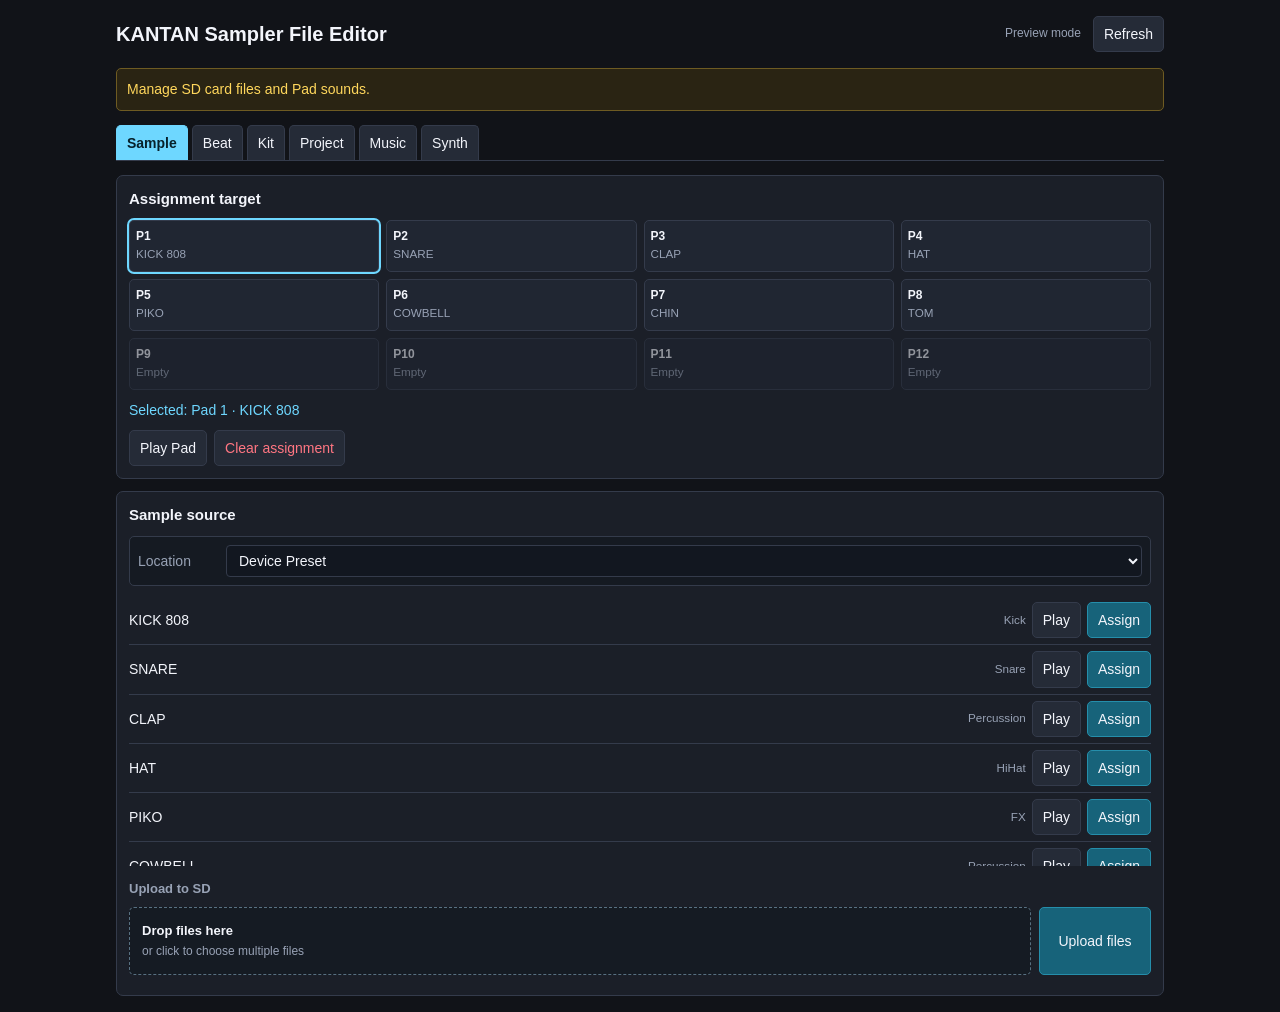
<file: docs/sampler-ui/index.html>
<!doctype html>
<html lang="en">
<head>
  <meta charset="utf-8">
  <meta name="viewport" content="width=device-width, initial-scale=1">
  <title>KANTAN Sampler File Editor</title>
  <link rel="stylesheet" href="app.css?v=104-kts2-layer2">
</head>
<body>
  <main>
    <header>
      <h1>KANTAN Sampler File Editor</h1>
      <span id="status">Connecting…</span>
      <button id="refresh" title="Refresh">Refresh</button>
    </header>
    <p class="notice scope-notice">Manage SD card files and Pad sounds.</p>
    <nav class="tabs" aria-label="Editor views">
      <button class="tab active" data-view="sample-view">Sample</button>
      <button class="tab" data-view="beat-view">Beat</button>
      <button class="tab" data-view="kit-view">Kit</button>
      <button class="tab" data-view="project-view">Project</button>
      <button class="tab" data-view="music-view">Music</button>
      <button class="tab" data-view="synth-view">Synth</button>
    </nav>
    <section id="sample-view" class="view active"></section>
    <section id="beat-view" class="view"></section>
    <section id="kit-view" class="view"></section>
    <section id="project-view" class="view"></section>
    <section id="music-view" class="view"></section>
    <section id="synth-view" class="view"></section>
  </main>
  <script type="module" src="app.js?v=106-sample-upload"></script>
</body>
</html>
</file>
<file: docs/sampler-ui/app.css>
:root { color-scheme: dark; --bg:#111318; --panel:#1b1f28; --line:#343b4b; --text:#f3f5fb; --muted:#98a2b5; --accent:#6ed7ff; --good:#79df9b; --warn:#ffd75c; --danger:#ff7682; }
* { box-sizing:border-box; }
body { margin:0; background:var(--bg); color:var(--text); font:14px/1.45 -apple-system,BlinkMacSystemFont,"Segoe UI","Hiragino Sans",sans-serif; }
main { max-width:1080px; margin:auto; padding:16px; }
header { display:flex; align-items:center; gap:12px; margin-bottom:16px; }
h1 { font-size:20px; margin:0; letter-spacing:0; }
#status { margin-left:auto; color:var(--muted); font-size:12px; }
button,select,input { font:inherit; }
button { border:1px solid var(--line); border-radius:5px; padding:7px 10px; background:#252b37; color:var(--text); cursor:pointer; }
button:hover { border-color:var(--accent); } button.primary { background:#17637a; border-color:#258eab; } button.danger { color:var(--danger); }
input,select { min-width:0; border:1px solid var(--line); border-radius:4px; padding:6px 8px; color:var(--text); background:#121720; }
.tabs { display:flex; gap:4px; border-bottom:1px solid var(--line); margin-bottom:14px; }
.tab { border-radius:5px 5px 0 0; border-bottom:0; } .tab.active { background:var(--accent); color:#07212b; border-color:var(--accent); font-weight:700; }
.view { display:none; } .view.active { display:block; }
.grid { display:grid; grid-template-columns:repeat(auto-fit,minmax(240px,1fr)); gap:12px; }
.panel { background:var(--panel); border:1px solid var(--line); border-radius:7px; padding:12px; }
.panel h2 { margin:0 0 10px; font-size:15px; } .panel h3 { margin:14px 0 7px; font-size:13px; color:var(--muted); }
.row { display:flex; align-items:center; gap:8px; margin:7px 0; } .row > label { min-width:80px; color:var(--muted); } .row > input,.row > select { flex:1; }
.actions { display:flex; flex-wrap:wrap; gap:7px; margin-top:10px; }
.pad-grid { display:grid; grid-template-columns:repeat(4,minmax(0,1fr)); gap:7px; }
.pad { min-height:76px; text-align:left; padding:6px; background:#202632; overflow:hidden; } .pad.selected { outline:2px solid var(--accent); } .pad.empty { opacity:.55; }
.pad strong { display:block; font-size:12px; } .pad small { display:block; color:var(--muted); white-space:nowrap; overflow:hidden; text-overflow:ellipsis; }
.pad-grid.compact .pad { min-height:52px; }
.assignment-panel { margin-bottom:12px; }
.assignment-current { margin:10px 0 0; color:var(--accent); }
.wave { display:block; width:100%; height:30px; margin-top:4px; }
.file-list { margin:0; padding:0; list-style:none; max-height:270px; overflow:auto; }
.folder-panel { margin:0 0 10px; padding:8px; border:1px solid var(--line); border-radius:5px; background:#151a22; }
.folder-path { color:var(--accent); font-size:12px; overflow-wrap:anywhere; }
.folder-picker { margin:0; }
.file-list li { display:flex; align-items:center; gap:6px; padding:6px 0; border-bottom:1px solid var(--line); }
.file-list .name { flex:1; overflow-wrap:anywhere; } .file-list small { color:var(--muted); }
.upload-area { display:grid; grid-template-columns:minmax(0,1fr) auto; gap:8px; margin:8px 0; }
.upload-input { position:absolute; width:1px; height:1px; overflow:hidden; opacity:0; pointer-events:none; }
.upload-dropzone { min-height:68px; display:flex; flex-direction:column; justify-content:center; gap:2px; padding:10px 12px; border:1px dashed #587081; border-radius:5px; background:#151b23; cursor:pointer; transition:border-color .12s,background .12s,box-shadow .12s; }
.upload-dropzone strong { color:var(--text); font-size:13px; }
.upload-dropzone span { color:var(--muted); font-size:12px; overflow:hidden; text-overflow:ellipsis; white-space:nowrap; }
.upload-dropzone:hover,.upload-dropzone:focus-visible,.upload-dropzone.dragging { border-color:var(--accent); background:#172a33; outline:none; box-shadow:inset 0 0 0 1px var(--accent); }
.upload-dropzone.has-files { border-style:solid; border-color:#3d879f; }
.upload-dropzone.disabled { opacity:.6; pointer-events:none; }
.upload-area > button { min-width:112px; }
.synth-upload { grid-template-columns:1fr; }
.upload-progress { margin:8px 0 12px; padding:9px 10px; border:1px solid #3d7285; border-radius:5px; background:#14232b; }
.upload-progress[hidden] { display:none; }
.upload-progress-head { display:flex; align-items:center; gap:7px; min-height:20px; color:var(--text); }
.upload-progress-label { flex:1; min-width:0; overflow:hidden; text-overflow:ellipsis; white-space:nowrap; }
.upload-progress-value { color:var(--accent); font-variant-numeric:tabular-nums; }
.upload-spinner { width:13px; height:13px; flex:0 0 13px; border:2px solid #38515d; border-top-color:var(--accent); border-radius:50%; animation:upload-spin .8s linear infinite; }
.upload-progress-track { height:5px; margin-top:7px; overflow:hidden; border-radius:3px; background:#293641; }
.upload-progress-fill { display:block; width:0; height:100%; border-radius:3px; background:var(--accent); transition:width .12s linear; }
.upload-progress.saving .upload-progress-fill { transform-origin:left; animation:upload-saving 1s ease-in-out infinite; }
.sf2-open { width:100%; min-height:48px; margin:0 0 12px; font-size:15px; }
.sf2-launcher,.sf2-save-row { display:flex; align-items:center; justify-content:space-between; gap:10px; margin:0 0 12px; }
.sf2-launcher h2 { margin:0; }
.synth-methods { display:grid; grid-template-columns:repeat(3,minmax(0,1fr)); gap:12px; margin-top:16px; }
.synth-methods button { min-height:86px; display:grid; align-content:center; gap:6px; text-align:left; }
.synth-methods small { color:#d6edf5; font-weight:400; }
.sf2-converter { border-color:#3d879f; box-shadow:0 0 0 1px rgba(77,201,240,.08); }
.sf2-converter h3 { margin:18px 0 8px; font-size:14px; }
.sf2-field { display:grid; gap:5px; margin:10px 0; color:var(--muted); font-size:12px; }
.sf2-field > span { color:var(--text); font-weight:700; }
.sf2-field input,.sf2-field select { width:100%; min-height:40px; }
.sf2-candidates { display:grid; gap:8px; margin:8px 0 12px; padding:10px; border:1px solid #40515d; border-radius:6px; }
.sf2-candidates legend { padding:0 5px; color:var(--muted); font-size:12px; }
.sf2-candidate { display:grid; grid-template-columns:auto minmax(0,1fr) auto; align-items:center; gap:5px 9px; padding:10px; border:1px solid #40515d; border-radius:6px; cursor:pointer; }
.sf2-candidate.selected { border-color:var(--accent); background:#172a33; }
.sf2-candidate input { grid-row:1 / span 2; }
.sf2-candidate-name { font-weight:700; overflow-wrap:anywhere; }
.sf2-candidate small { grid-column:2; color:var(--muted); }
.sf2-candidate button { grid-column:3; grid-row:1 / span 2; min-height:38px; }
.sf2-volume { margin:12px 0; padding:12px; border:1px solid #40515d; border-radius:6px; }
.sf2-volume-heading,.sf2-volume-row { display:flex; align-items:center; gap:10px; }
.sf2-volume-heading { justify-content:space-between; margin-bottom:7px; }
.sf2-volume-heading button { min-height:32px; padding:5px 9px; }
.sf2-volume-row input { flex:1; min-width:0; }
.sf2-volume small { display:block; margin-top:7px; color:var(--muted); }
.sf2-advanced { margin:14px 0; border-top:1px solid #40515d; border-bottom:1px solid #40515d; padding:10px 0; }
.sf2-advanced summary { cursor:pointer; font-weight:700; min-height:32px; }
.sf2-grid { display:grid; grid-template-columns:repeat(2,minmax(0,1fr)); gap:0 12px; }
.sf2-size { display:grid; align-content:center; gap:5px; color:var(--muted); }
.sf2-size strong { color:var(--text); font-size:16px; }
.pitch-confirm { margin:14px 0; padding:12px; border:1px solid #40515d; border-radius:6px; }
.pitch-confirm h3 { margin-top:0; }
.pitch-controls { display:grid; grid-template-columns:repeat(2,minmax(0,1fr)); gap:10px; margin:10px 0; }
.pitch-controls label { display:grid; gap:5px; color:var(--muted); font-size:12px; }
.pitch-controls select { min-height:42px; color:var(--text); font-size:16px; }
.sf2-working,.success,.warning,.error { padding:10px; border-radius:5px; }
.device-preview { display:grid; gap:5px; margin:8px 0 12px; padding:10px; border:1px solid #3d7285; border-radius:6px; background:#14232b; }
.device-preview button { min-height:40px; }
.device-preview .actions { margin-top:0; }
.device-preview small { color:var(--muted); }
.synth-layer { display:grid; gap:10px; margin:14px 0; padding:14px; border:1px solid #365462; border-radius:7px; background:#101c22; }
.synth-layer h3 { margin:0; }
.sf2-working { background:#14232b; }
.success { background:#123426; color:#9ce6bd; }
.warning { background:#3b2e13; color:#ffd98a; }
.error { background:#3b191b; color:#ffb0b6; }
.danger-text { color:var(--danger) !important; }
@keyframes upload-spin { to { transform:rotate(360deg); } }
@keyframes upload-saving { 0%,100% { transform:scaleX(.25); opacity:.45; } 50% { transform:scaleX(1); opacity:1; } }
.range-value { min-width:52px; text-align:right; color:var(--accent); font-variant-numeric:tabular-nums; }
.detail-settings { margin-top:10px; border-top:1px solid var(--line); }
.detail-settings summary { padding:9px 0 2px; color:var(--muted); cursor:pointer; }
.detail-settings[open] summary { color:var(--accent); }
.event-list { width:100%; border-collapse:collapse; } .event-list th,.event-list td { border-bottom:1px solid var(--line); padding:5px; text-align:left; } .event-list input,.event-list select { width:100%; padding:4px; }
.hint { color:var(--muted); font-size:12px; } .notice { padding:10px; border:1px solid #6e5b22; color:var(--warn); background:#2a2413; border-radius:5px; }
.scope-notice { margin:0 0 14px; }
@media (max-width:640px) {
  body { font-size:15px; }
  main { width:100%; padding:10px; }
  header { display:grid; grid-template-columns:minmax(0,1fr) auto; gap:5px 8px; margin-bottom:10px; }
  h1 { min-width:0; font-size:17px; line-height:1.25; }
  #status { grid-column:1 / -1; grid-row:2; margin:0; overflow-wrap:anywhere; }
  #refresh { grid-column:2; grid-row:1; min-height:36px; }

  .tabs { gap:3px; margin:0 -10px 12px; padding:0 10px; overflow-x:auto; }
  .tab { flex:0 0 auto; min-width:76px; min-height:40px; padding:8px 7px; }
  .grid { grid-template-columns:1fr; gap:10px; }
  .panel { padding:10px; border-radius:6px; }
  .panel h2 { font-size:16px; }

  /* 横並びのラベル+入力欄は、狭い画面では読みやすい縦組へ切り替える。 */
  .row { align-items:stretch; gap:4px; margin:10px 0; }
  .row > label { min-width:0; }
  .row > input,.row > select { width:100%; min-height:38px; }
  .row:has(> label) { flex-direction:column; }
  .row:has(> input[type="range"]) { display:grid; grid-template-columns:minmax(0,1fr) auto; grid-template-rows:auto auto; align-items:center; column-gap:8px; }
  .row:has(> input[type="range"]) > label { grid-column:1 / -1; }
  .row:has(> input[type="range"]) > input { grid-column:1; }
  .row:has(> input[type="range"]) > .range-value { grid-column:2; }

  .actions { display:grid; grid-template-columns:repeat(2,minmax(0,1fr)); gap:6px; }
  .actions > button { min-height:38px; padding:7px 6px; }
  .actions > input[type="file"] { grid-column:1 / -1; width:100%; min-width:0; }
  .folder-panel { padding:9px; }
  .folder-picker button { width:100%; min-height:38px; }

  /* 本体と同じ4列を保ち、パッド選択の対応関係を崩さない。 */
  .pad-grid { grid-template-columns:repeat(4,minmax(0,1fr)); gap:5px; }
  .pad { min-height:68px; padding:5px; }
  .pad strong { font-size:11px; }
  .pad small { font-size:10px; }
  .wave { height:24px; }

  .file-list { max-height:none; }
  .file-list li { display:grid; grid-template-columns:minmax(0,1fr) auto auto auto auto auto; gap:5px; align-items:center; padding:8px 0; }
  .file-list .name { min-width:0; overflow-wrap:anywhere; }
  .file-list button { min-width:32px; min-height:34px; padding:5px 6px; }
  .file-list small { white-space:nowrap; font-size:11px; }
  .notice { font-size:12px; }
  .upload-area { grid-template-columns:1fr; }
  .upload-area > button { min-height:40px; }
  .upload-dropzone { min-height:76px; }
  .sf2-grid { grid-template-columns:1fr; }
  .synth-methods { grid-template-columns:1fr; }
  .sf2-save-row { align-items:stretch; flex-direction:column; }
  .sf2-save-row button { min-height:46px; }
  .synth-layer { padding:10px; }
  .synth-layer .sf2-launcher { align-items:stretch; flex-direction:column; }
  .synth-layer .sf2-launcher button { align-self:flex-start; }
  .sf2-candidate { grid-template-columns:auto minmax(0,1fr); }
  .sf2-candidate button { grid-column:2; grid-row:3; justify-self:start; }
}

@media (max-width:360px) {
  .pad { min-height:62px; padding:4px; }
  .wave { height:20px; }
  .file-list li { grid-template-columns:minmax(0,1fr) auto auto auto auto; }
  .file-list small { grid-column:1; grid-row:2; }
  .file-list button { grid-row:1 / span 2; }
}
</file>
